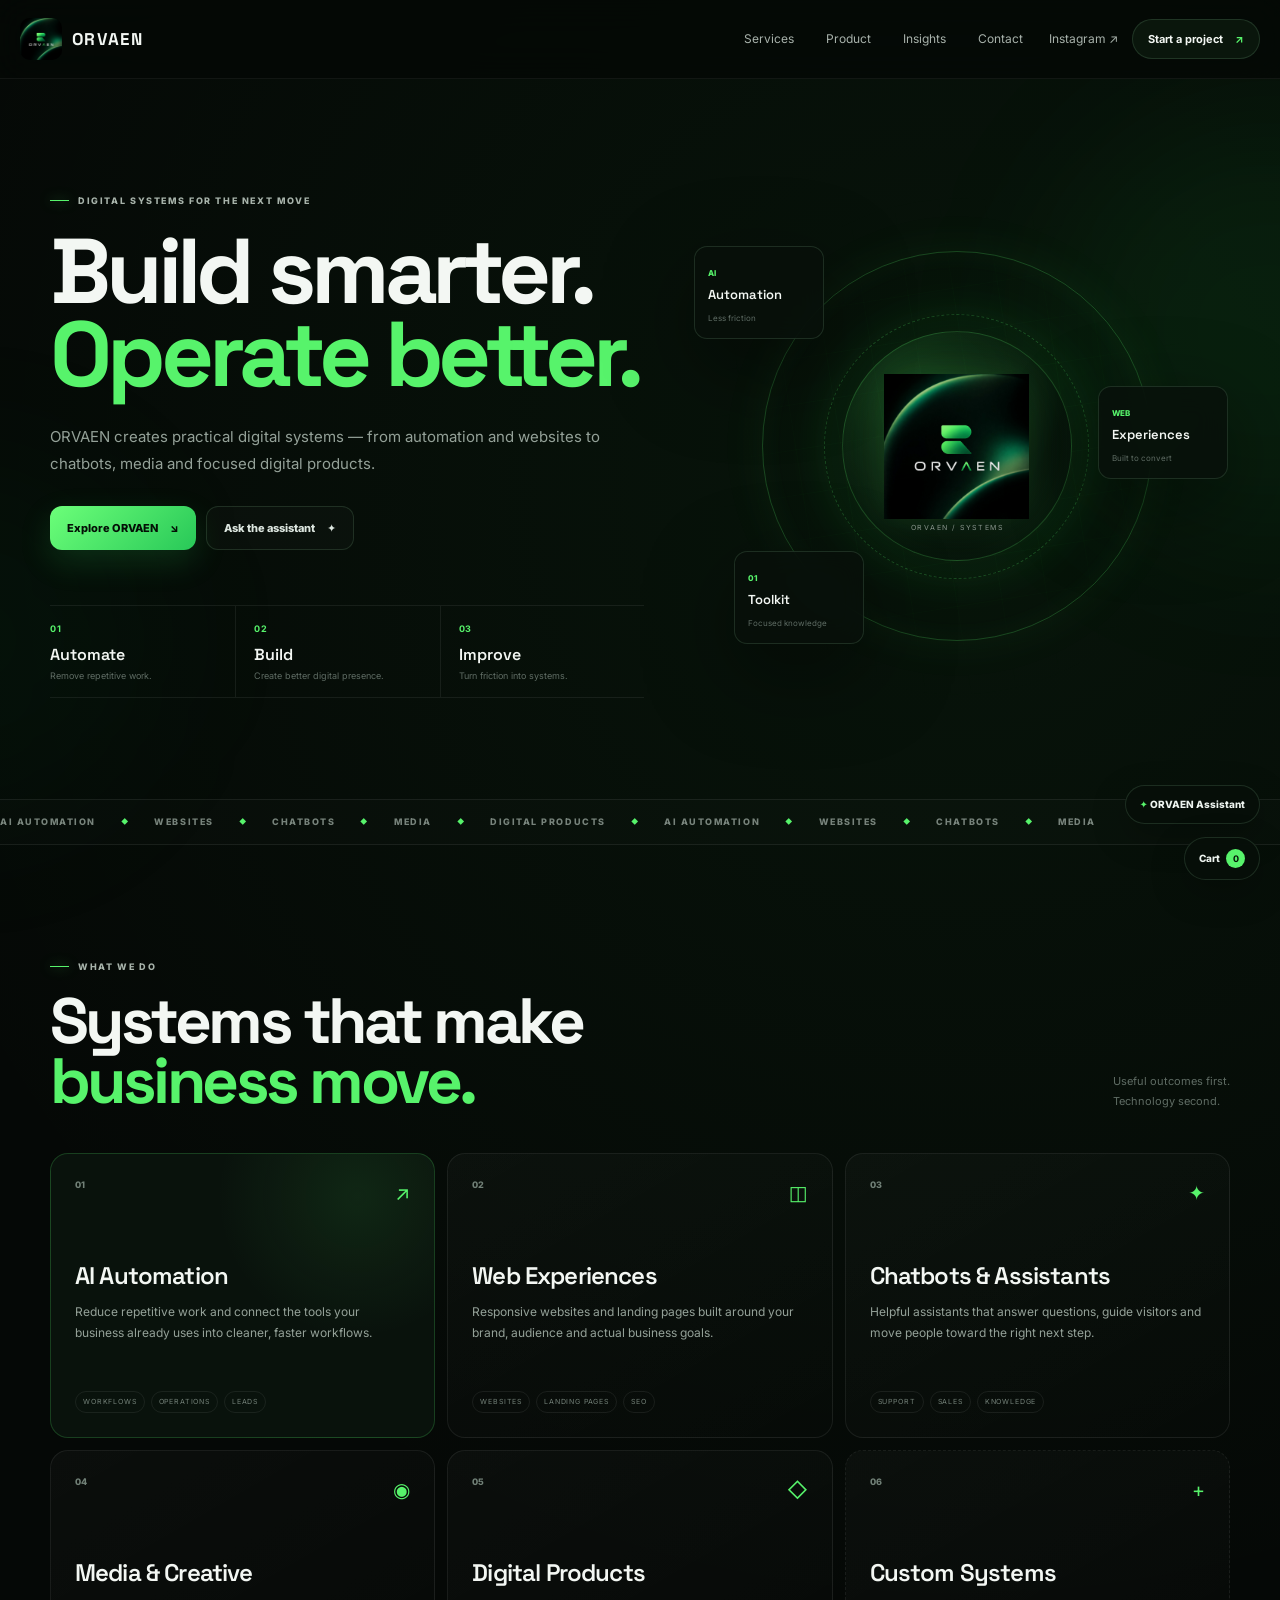
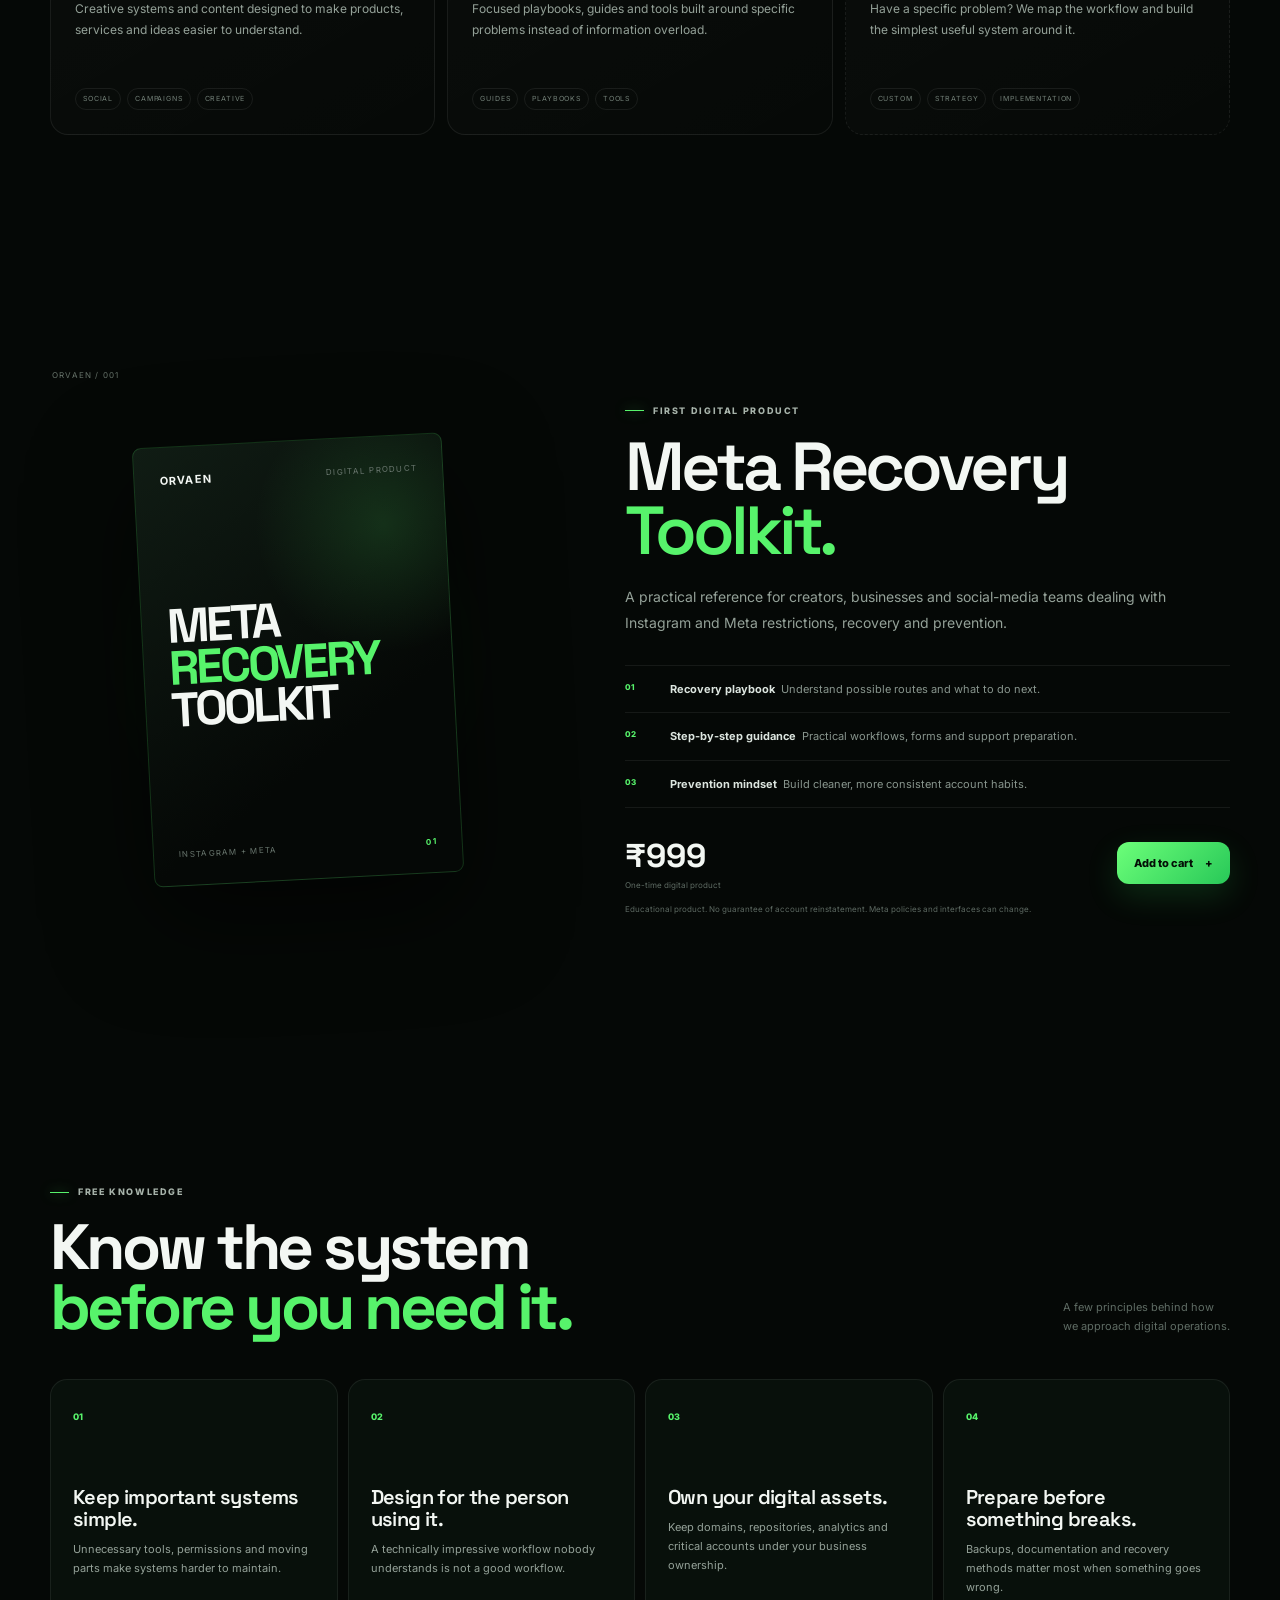
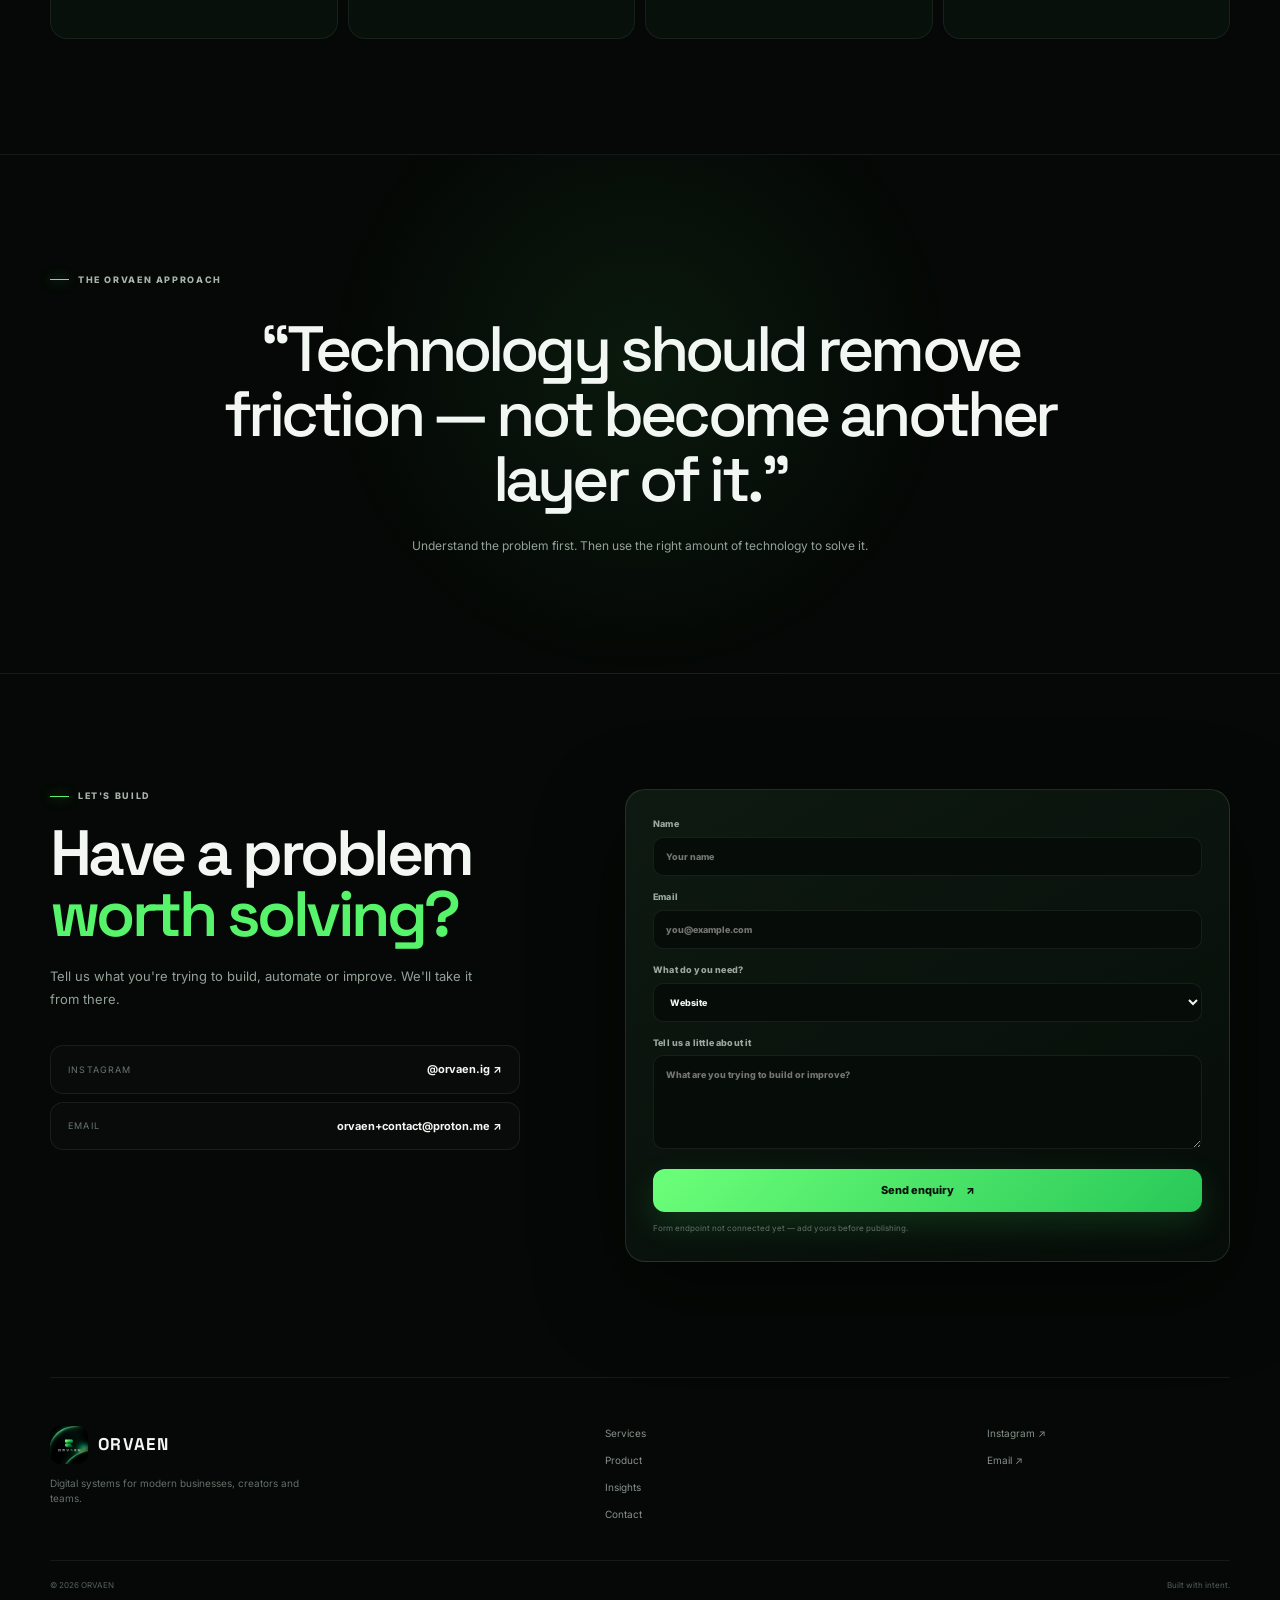
<file: index.html>
<!doctype html>
<html lang="en">
<head>
  <meta charset="utf-8">
  <meta name="viewport" content="width=device-width,initial-scale=1">
  <meta name="theme-color" content="#050806">
  <meta name="description" content="ORVAEN builds practical digital systems for modern businesses, creators and agencies — AI automation, websites, chatbots, media and focused digital products.">
  <meta name="robots" content="index,follow">
  <meta property="og:title" content="ORVAEN — Digital Systems for Modern Businesses">
  <meta property="og:description" content="Automation, websites, chatbots, media and focused digital products by ORVAEN.">
  <meta property="og:type" content="website">
  <meta property="og:url" content="https://orvaengit.github.io/orvaen-website/">
  <meta property="og:image" content="assets/orvaen-logo.png">
  <title>ORVAEN — Digital Systems</title>
  <link rel="icon" type="image/png" href="assets/orvaen-logo.png">
  <link rel="preconnect" href="https://fonts.googleapis.com">
  <link rel="preconnect" href="https://fonts.gstatic.com" crossorigin>
  <link href="https://fonts.googleapis.com/css2?family=Inter:wght@400;500;600;700;800&family=Space+Grotesk:wght@500;600;700&display=swap" rel="stylesheet">
  <link rel="stylesheet" href="styles.css">
  <script type="application/ld+json">
  {"@context":"https://schema.org","@type":"Organization","name":"ORVAEN","email":"orvaen+contact@proton.me","url":"https://orvaengit.github.io/orvaen-website/","sameAs":["https://www.instagram.com/orvaen.ig/"],"description":"Digital systems, AI automation, websites, chatbots, media and digital products for modern businesses and creators."}
  </script>
</head>
<body>
  <div class="ambient ambient-one" aria-hidden="true"></div>
  <div class="ambient ambient-two" aria-hidden="true"></div>

  <header class="site-header" id="top">
    <div class="header-inner">
      <a class="brand" href="#top" aria-label="ORVAEN home">
        <img src="assets/orvaen-logo.png" alt="ORVAEN logo" width="54" height="54">
        <span>ORVAEN</span>
      </a>
      <nav class="desktop-nav" aria-label="Primary navigation">
        <a href="#services">Services</a>
        <a href="#product">Product</a>
        <a href="#learn">Insights</a>
        <a href="#contact">Contact</a>
      </nav>
      <div class="header-actions">
        <a class="social-link" href="https://www.instagram.com/orvaen.ig/" target="_blank" rel="noopener" aria-label="ORVAEN on Instagram">Instagram ↗</a>
        <a class="header-cta" href="#contact">Start a project <span>↗</span></a>
        <button class="menu-toggle" id="menuToggle" aria-label="Open navigation" aria-expanded="false" aria-controls="mobileNav"><span></span><span></span><span></span></button>
      </div>
    </div>
    <nav class="mobile-nav" id="mobileNav" aria-label="Mobile navigation">
      <a href="#services">Services <span>01</span></a>
      <a href="#product">Product <span>02</span></a>
      <a href="#learn">Insights <span>03</span></a>
      <a href="#contact">Contact <span>04</span></a>
      <div class="mobile-nav-links">
        <a href="https://www.instagram.com/orvaen.ig/" target="_blank" rel="noopener">Instagram ↗</a>
        <a href="mailto:orvaen+contact@proton.me">Email ↗</a>
      </div>
    </nav>
  </header>

  <main>
    <section class="hero wrap reveal">
      <div class="hero-copy">
        <div class="eyebrow"><i></i> DIGITAL SYSTEMS FOR THE NEXT MOVE</div>
        <h1>Build smarter.<br><em>Operate better.</em></h1>
        <p class="hero-text">ORVAEN creates practical digital systems — from automation and websites to chatbots, media and focused digital products.</p>
        <div class="hero-buttons">
          <a class="button button-primary" href="#services">Explore ORVAEN <span>↘</span></a>
          <button class="button button-secondary" type="button" data-open-chat>Ask the assistant <span>✦</span></button>
        </div>
        <div class="hero-proof">
          <div><strong>01</strong><span>Automate</span><small>Remove repetitive work.</small></div>
          <div><strong>02</strong><span>Build</span><small>Create better digital presence.</small></div>
          <div><strong>03</strong><span>Improve</span><small>Turn friction into systems.</small></div>
        </div>
      </div>
      <div class="hero-visual" aria-hidden="true">
        <div class="visual-grid"></div>
        <div class="orb orb-large"></div>
        <div class="orb orb-small"></div>
        <div class="visual-core">
          <img src="assets/orvaen-logo.png" alt="" width="170" height="170">
          <span>ORVAEN / SYSTEMS</span>
        </div>
        <div class="floating-card card-one"><span>AI</span><b>Automation</b><small>Less friction</small></div>
        <div class="floating-card card-two"><span>WEB</span><b>Experiences</b><small>Built to convert</small></div>
        <div class="floating-card card-three"><span>01</span><b>Toolkit</b><small>Focused knowledge</small></div>
      </div>
    </section>

    <div class="ticker" aria-label="ORVAEN capabilities">
      <div class="ticker-track"><span>AI AUTOMATION</span><b>◆</b><span>WEBSITES</span><b>◆</b><span>CHATBOTS</span><b>◆</b><span>MEDIA</span><b>◆</b><span>DIGITAL PRODUCTS</span><b>◆</b><span>AI AUTOMATION</span><b>◆</b><span>WEBSITES</span><b>◆</b><span>CHATBOTS</span><b>◆</b><span>MEDIA</span></div>
    </div>

    <section id="services" class="wrap section reveal">
      <div class="section-heading">
        <div><div class="eyebrow"><i></i> WHAT WE DO</div><h2>Systems that make<br><em>business move.</em></h2></div>
        <p>Useful outcomes first.<br>Technology second.</p>
      </div>
      <div class="service-grid">
        <article class="service-card service-featured"><div class="service-top"><small>01</small><span>↗</span></div><h3>AI Automation</h3><p>Reduce repetitive work and connect the tools your business already uses into cleaner, faster workflows.</p><div class="service-tags"><span>WORKFLOWS</span><span>OPERATIONS</span><span>LEADS</span></div></article>
        <article class="service-card"><div class="service-top"><small>02</small><span>◫</span></div><h3>Web Experiences</h3><p>Responsive websites and landing pages built around your brand, audience and actual business goals.</p><div class="service-tags"><span>WEBSITES</span><span>LANDING PAGES</span><span>SEO</span></div></article>
        <article class="service-card"><div class="service-top"><small>03</small><span>✦</span></div><h3>Chatbots & Assistants</h3><p>Helpful assistants that answer questions, guide visitors and move people toward the right next step.</p><div class="service-tags"><span>SUPPORT</span><span>SALES</span><span>KNOWLEDGE</span></div></article>
        <article class="service-card"><div class="service-top"><small>04</small><span>◉</span></div><h3>Media & Creative</h3><p>Creative systems and content designed to make products, services and ideas easier to understand.</p><div class="service-tags"><span>SOCIAL</span><span>CAMPAIGNS</span><span>CREATIVE</span></div></article>
        <article class="service-card"><div class="service-top"><small>05</small><span>◇</span></div><h3>Digital Products</h3><p>Focused playbooks, guides and tools built around specific problems instead of information overload.</p><div class="service-tags"><span>GUIDES</span><span>PLAYBOOKS</span><span>TOOLS</span></div></article>
        <article class="service-card service-outline"><div class="service-top"><small>06</small><span>+</span></div><h3>Custom Systems</h3><p>Have a specific problem? We map the workflow and build the simplest useful system around it.</p><div class="service-tags"><span>CUSTOM</span><span>STRATEGY</span><span>IMPLEMENTATION</span></div></article>
      </div>
    </section>

    <section id="product" class="wrap section product-section reveal">
      <div class="product-cover-wrap">
        <div class="product-index">ORVAEN / 001</div>
        <div class="product-cover">
          <div class="cover-top"><b>ORVAEN</b><span>DIGITAL PRODUCT</span></div>
          <div class="cover-title">META<br><em>RECOVERY</em><br>TOOLKIT</div>
          <div class="cover-bottom"><span>INSTAGRAM + META</span><b>01</b></div>
        </div>
        <div class="cover-glow"></div>
      </div>
      <div class="product-copy">
        <div class="eyebrow"><i></i> FIRST DIGITAL PRODUCT</div>
        <h2>Meta Recovery<br><em>Toolkit.</em></h2>
        <p class="lead">A practical reference for creators, businesses and social-media teams dealing with Instagram and Meta restrictions, recovery and prevention.</p>
        <div class="product-points">
          <div><span>01</span><p><b>Recovery playbook</b>Understand possible routes and what to do next.</p></div>
          <div><span>02</span><p><b>Step-by-step guidance</b>Practical workflows, forms and support preparation.</p></div>
          <div><span>03</span><p><b>Prevention mindset</b>Build cleaner, more consistent account habits.</p></div>
        </div>
        <div class="product-buy"><div><strong>₹999</strong><small>One-time digital product</small></div><button class="button button-primary add-to-cart" data-name="Meta Recovery Toolkit" data-price="999">Add to cart <span>+</span></button></div>
        <small class="disclaimer">Educational product. No guarantee of account reinstatement. Meta policies and interfaces can change.</small>
      </div>
    </section>

    <section id="learn" class="wrap section reveal">
      <div class="section-heading">
        <div><div class="eyebrow"><i></i> FREE KNOWLEDGE</div><h2>Know the system<br><em>before you need it.</em></h2></div>
        <p>A few principles behind how<br>we approach digital operations.</p>
      </div>
      <div class="insight-grid">
        <article><span>01</span><h3>Keep important systems simple.</h3><p>Unnecessary tools, permissions and moving parts make systems harder to maintain.</p></article>
        <article><span>02</span><h3>Design for the person using it.</h3><p>A technically impressive workflow nobody understands is not a good workflow.</p></article>
        <article><span>03</span><h3>Own your digital assets.</h3><p>Keep domains, repositories, analytics and critical accounts under your business ownership.</p></article>
        <article><span>04</span><h3>Prepare before something breaks.</h3><p>Backups, documentation and recovery methods matter most when something goes wrong.</p></article>
      </div>
    </section>

    <section class="manifesto reveal">
      <div class="wrap manifesto-inner">
        <div class="eyebrow"><i></i> THE ORVAEN APPROACH</div>
        <blockquote>“Technology should remove friction — not become another layer of it.”</blockquote>
        <p>Understand the problem first. Then use the right amount of technology to solve it.</p>
      </div>
    </section>

    <section id="contact" class="wrap section contact-section reveal">
      <div class="contact-copy">
        <div class="eyebrow"><i></i> LET'S BUILD</div>
        <h2>Have a problem<br><em>worth solving?</em></h2>
        <p>Tell us what you're trying to build, automate or improve. We'll take it from there.</p>
        <div class="contact-buttons">
          <a class="contact-pill" href="https://www.instagram.com/orvaen.ig/" target="_blank" rel="noopener"><span>Instagram</span><b>@orvaen.ig ↗</b></a>
          <a class="contact-pill" href="mailto:orvaen+contact@proton.me"><span>Email</span><b>orvaen+contact@proton.me ↗</b></a>
        </div>
      </div>
      <!-- Replace this action with your final form endpoint when ready. -->
      <form class="contact-form" id="contactForm" action="https://formsubmit.co/orvaen+enquiry@proton.me" method="POST">
        <input type="hidden" name="_subject" value="New ORVAEN website enquiry">
        <label>Name<input required name="name" autocomplete="name" placeholder="Your name"></label>
        <label>Email<input required type="email" name="email" autocomplete="email" placeholder="you@example.com"></label>
        <label>What do you need?<select name="service"><option>Website</option><option>AI Automation</option><option>Chatbot</option><option>Media / Creative</option><option>Digital Product</option><option>Custom System</option></select></label>
        <label>Tell us a little about it<textarea required name="message" rows="5" placeholder="What are you trying to build or improve?"></textarea></label>
        <button class="button button-primary" type="submit">Send enquiry <span>↗</span></button>
        <p class="form-status" id="formStatus" aria-live="polite">Form endpoint not connected yet — add yours before publishing.</p>
      </form>
    </section>
  </main>

  <footer class="site-footer wrap">
    <div class="footer-main">
      <div><a class="brand footer-brand" href="#top"><img src="assets/orvaen-logo.png" alt="ORVAEN logo" width="54" height="54"><span>ORVAEN</span></a><p>Digital systems for modern businesses, creators and teams.</p></div>
      <div class="footer-links"><a href="#services">Services</a><a href="#product">Product</a><a href="#learn">Insights</a><a href="#contact">Contact</a></div>
      <div class="footer-social"><a href="https://www.instagram.com/orvaen.ig/" target="_blank" rel="noopener">Instagram ↗</a><a href="mailto:orvaen+contact@proton.me">Email ↗</a></div>
    </div>
    <div class="footer-bottom"><small>© <span id="year"></span> ORVAEN</small><small>Built with intent.</small></div>
  </footer>

  <div class="cart" id="cart">
    <button class="cart-trigger" id="cartBtn" type="button" aria-expanded="false">Cart <b id="count">0</b></button>
    <div class="cart-box" id="cartBox" aria-hidden="true">
      <div class="cart-head"><b>Your cart</b><button id="cartClose" type="button" aria-label="Close cart">×</button></div>
      <div id="cartItems"><p>Your cart is empty.</p></div>
      <div class="cart-total"><span>Total</span><b id="total">₹0</b></div>
      <button class="button button-primary full" id="checkout" type="button" disabled>Continue to checkout</button>
    </div>
  </div>

  <div class="modal" id="checkoutModal" aria-hidden="true">
    <div class="modal-box" role="dialog" aria-modal="true" aria-labelledby="checkoutTitle">
      <button class="modal-close" id="modalClose" type="button" aria-label="Close checkout">×</button>
      <div class="eyebrow"><i></i> CHECKOUT</div>
      <h2 id="checkoutTitle">Get your <em>product.</em></h2>
      <p id="summary"></p>
      <!-- Replace this action with the same/final endpoint you use for product leads. -->
      <form id="checkoutForm" action="https://formsubmit.co/orvaen+products@proton.me" method="POST">
        <input type="hidden" name="product" id="productField">
        <input type="hidden" name="amount" id="amountField">
        <label>Full name<input required name="name" autocomplete="name" placeholder="Your name"></label>
        <label>Email<input required type="email" name="email" autocomplete="email" placeholder="Where should we send the product?"></label>
        <label>WhatsApp / phone<input required name="phone" autocomplete="tel" placeholder="+91 ..."></label>
        <label>Anything we should know?<textarea name="notes" rows="3" placeholder="Optional"></textarea></label>
        <button class="button button-primary full" type="submit">Submit order request — ₹<span id="amountText">999</span></button>
        <small class="disclaimer">We'll receive your details by email and contact you with payment and delivery instructions.</small>
      </form>
    </div>
  </div>

  <div class="assistant" id="assistant">
    <button class="chat-trigger" id="chatBtn" type="button" aria-expanded="false"><span>✦</span> ORVAEN Assistant</button>
    <div class="chat-box" id="chatBox" aria-hidden="true">
      <div class="chat-head"><div><b>ORVAEN Assistant</b><small>Business guide · no API</small></div><button id="chatClose" type="button" aria-label="Close assistant">×</button></div>
      <div class="messages" id="messages" aria-live="polite"><div class="msg bot">Hey — I'm the ORVAEN Assistant. Ask what we do, how we can help your business, or ask about the Meta Recovery Toolkit.</div></div>
      <div class="quick-prompts"><button type="button">What does ORVAEN do?</button><button type="button">How can you help agencies?</button><button type="button">Tell me about the Toolkit</button><button type="button">How do I contact you?</button></div>
      <form class="chat-form" id="chatForm"><input id="chatInput" autocomplete="off" placeholder="Ask ORVAEN..." aria-label="Ask ORVAEN Assistant"><button type="submit" aria-label="Send">↗</button></form>
    </div>
  </div>

  <script src="script.js" defer></script>
</body>
</html>
</file>
<file: styles.css>
:root{--bg:#050806;--panel:#09110c;--panel-2:#0c160f;--text:#f3f7f3;--muted:#94a198;--dim:#5f6c64;--green:#57f36b;--green-2:#2bd85c;--line:rgba(174,255,190,.13);--line-soft:rgba(255,255,255,.07);--shadow:0 28px 90px rgba(0,0,0,.48);--radius:22px}*{box-sizing:border-box}html{scroll-behavior:smooth}body{margin:0;background:radial-gradient(circle at 75% 10%,rgba(53,236,88,.055),transparent 26%),var(--bg);color:var(--text);font-family:Inter,system-ui,sans-serif;line-height:1.5;overflow-x:hidden}body:before{content:"";position:fixed;inset:0;pointer-events:none;opacity:.18;background-image:linear-gradient(rgba(255,255,255,.018) 1px,transparent 1px),linear-gradient(90deg,rgba(255,255,255,.018) 1px,transparent 1px);background-size:72px 72px;mask-image:linear-gradient(to bottom,#000,transparent 75%);z-index:-2}.ambient{position:fixed;border-radius:50%;filter:blur(80px);pointer-events:none;z-index:-1}.ambient-one{width:440px;height:440px;right:-210px;top:110px;background:rgba(42,242,89,.06)}.ambient-two{width:360px;height:360px;left:-210px;bottom:80px;background:rgba(0,185,75,.045)}a{color:inherit;text-decoration:none}button,input,textarea,select{font:inherit}button{cursor:pointer}.wrap{width:min(1180px,calc(100% - 48px));margin-inline:auto}.site-header{position:sticky;top:0;z-index:100;border-bottom:1px solid rgba(255,255,255,.055);background:rgba(5,8,6,.78);backdrop-filter:blur(18px)}.header-inner{width:min(1240px,calc(100% - 36px));min-height:78px;margin:auto;display:flex;align-items:center;justify-content:space-between;gap:26px}.brand{display:flex;align-items:center;gap:10px;font:700 17px/1 "Space Grotesk",sans-serif;letter-spacing:.08em}.brand img{width:42px;height:42px;object-fit:contain;border-radius:10px}.desktop-nav{display:flex;gap:32px;margin-left:auto}.desktop-nav a,.social-link{font-size:12px;color:#a8b2ab;transition:color .2s}.desktop-nav a:hover,.social-link:hover{color:var(--green)}.header-actions{display:flex;align-items:center;gap:14px}.header-cta{display:inline-flex;gap:12px;align-items:center;padding:11px 15px;border:1px solid var(--line);border-radius:999px;font-size:11px;font-weight:700;background:rgba(17,35,21,.55)}.header-cta span{color:var(--green)}.menu-toggle{display:none;width:42px;height:42px;border:1px solid var(--line);border-radius:12px;background:#0a120d;align-items:center;justify-content:center;flex-direction:column;gap:5px}.menu-toggle span{width:17px;height:1.5px;background:#dce8df;transition:.2s}.mobile-nav{display:none;width:min(1180px,calc(100% - 36px));margin:0 auto;padding:0 0 18px}.mobile-nav a{padding:14px 0;border-bottom:1px solid var(--line-soft);font:600 20px "Space Grotesk";display:flex;justify-content:space-between}.mobile-nav a span{font:10px Inter;color:var(--green)}.mobile-nav-links{display:flex;gap:18px;padding-top:16px}.mobile-nav-links a{font:11px Inter;border:0;padding:0;color:#9ba69f}.hero{min-height:720px;padding-top:76px;padding-bottom:62px;display:grid;grid-template-columns:1fr .92fr;align-items:center;gap:40px}.eyebrow{display:flex;align-items:center;gap:9px;color:#a7b3aa;font-size:9px;font-weight:800;letter-spacing:.18em}.eyebrow i{display:block;width:19px;height:1px;background:var(--green);box-shadow:0 0 12px rgba(87,243,107,.65)}h1,h2,h3,p{margin-top:0}h1,h2{font-family:"Space Grotesk",sans-serif;letter-spacing:-.055em}h1{font-size:clamp(56px,7.4vw,92px);line-height:.9;margin:23px 0 27px;max-width:730px}h1 em,h2 em{font-style:normal;color:var(--green)}.hero-text{max-width:580px;color:var(--muted);font-size:15px;line-height:1.8}.hero-buttons{display:flex;gap:10px;flex-wrap:wrap;margin-top:29px}.button{border:0;border-radius:12px;padding:13px 17px;display:inline-flex;justify-content:center;align-items:center;gap:12px;font-size:11px;font-weight:800;transition:transform .22s,box-shadow .22s,border-color .22s,background .22s}.button:hover{transform:translateY(-2px)}.button-primary{background:linear-gradient(135deg,#6cff79,#28c858);color:#041006;box-shadow:0 12px 32px rgba(48,225,91,.16)}.button-primary:hover{box-shadow:0 15px 38px rgba(48,225,91,.26)}.button-secondary{background:rgba(255,255,255,.02);border:1px solid var(--line);color:#dce6df}.hero-proof{display:flex;gap:0;margin-top:55px;max-width:620px;border-top:1px solid var(--line-soft);border-bottom:1px solid var(--line-soft)}.hero-proof div{flex:1;padding:16px 18px 15px 0;border-right:1px solid var(--line-soft);margin-right:18px}.hero-proof div:last-child{border-right:0;margin-right:0}.hero-proof strong{display:block;color:var(--green);font-size:9px;letter-spacing:.1em;margin-bottom:8px}.hero-proof span{display:block;font:600 16px "Space Grotesk"}.hero-proof small{display:block;color:var(--dim);font-size:9px;margin-top:4px}.hero-visual{height:540px;position:relative;display:grid;place-items:center}.visual-grid{position:absolute;width:92%;height:92%;border:1px solid rgba(87,243,107,.08);border-radius:50%;background-image:linear-gradient(rgba(87,243,107,.045) 1px,transparent 1px),linear-gradient(90deg,rgba(87,243,107,.045) 1px,transparent 1px);background-size:45px 45px;mask-image:radial-gradient(circle,#000 10%,transparent 72%);transform:rotate(-9deg)}.orb{position:absolute;border-radius:50%;border:1px solid rgba(87,243,107,.24);box-shadow:0 0 50px rgba(87,243,107,.06),inset 0 0 35px rgba(87,243,107,.04)}.orb-large{width:390px;height:390px}.orb-small{width:265px;height:265px;border-style:dashed;animation:spin 28s linear infinite}.visual-core{position:relative;width:230px;height:230px;border-radius:50%;display:grid;place-items:center;background:radial-gradient(circle at 35% 30%,rgba(89,255,111,.16),rgba(6,14,9,.94) 63%);border:1px solid rgba(87,243,107,.24);box-shadow:0 0 80px rgba(49,234,89,.1),inset 0 0 55px rgba(74,239,101,.07);z-index:2}.visual-core img{width:145px;height:145px;object-fit:contain;filter:drop-shadow(0 0 22px rgba(87,243,107,.18));opacity:.96}.visual-core span{position:absolute;bottom:27px;font-size:7px;letter-spacing:.22em;color:#89968d}.floating-card{position:absolute;z-index:4;padding:11px 13px;min-width:130px;background:rgba(8,16,11,.8);border:1px solid var(--line);border-radius:13px;backdrop-filter:blur(14px);box-shadow:var(--shadow)}.floating-card span{font-size:8px;color:var(--green);font-weight:800}.floating-card b{display:block;font:600 13px "Space Grotesk";margin-top:4px}.floating-card small{font-size:8px;color:var(--dim)}.card-one{top:70px;left:10px}.card-two{right:2px;top:210px}.card-three{left:50px;bottom:72px}.ticker{overflow:hidden;border-top:1px solid var(--line-soft);border-bottom:1px solid var(--line-soft);background:rgba(255,255,255,.012)}.ticker-track{width:max-content;display:flex;gap:25px;align-items:center;padding:15px 0;font-size:9px;font-weight:800;letter-spacing:.17em;color:#77837b;animation:ticker 26s linear infinite}.ticker b{color:var(--green);font-size:7px}.section{padding-top:115px;padding-bottom:115px}.section-heading{display:flex;justify-content:space-between;align-items:end;gap:40px;margin-bottom:42px}.section-heading h2{font-size:clamp(43px,5vw,65px);line-height:.94;margin:18px 0 0}.section-heading>p{font-size:11px;color:var(--dim);line-height:1.8;margin:0}.service-grid{display:grid;grid-template-columns:repeat(3,1fr);gap:12px}.service-card{min-height:285px;padding:24px;border:1px solid var(--line-soft);border-radius:18px;background:linear-gradient(150deg,rgba(255,255,255,.028),rgba(255,255,255,.009));display:flex;flex-direction:column;transition:transform .25s,border-color .25s,background .25s}.service-card:hover{transform:translateY(-5px);border-color:rgba(87,243,107,.28);background:linear-gradient(150deg,rgba(87,243,107,.05),rgba(255,255,255,.008))}.service-featured{border-color:rgba(87,243,107,.2);background:radial-gradient(circle at 80% 15%,rgba(87,243,107,.09),transparent 36%),#09120c}.service-outline{border-style:dashed}.service-top{display:flex;justify-content:space-between;color:var(--green);font-size:20px}.service-top small{font-size:9px;color:#718077;font-weight:800}.service-card h3{font:600 24px "Space Grotesk";letter-spacing:-.035em;margin:52px 0 10px}.service-card p{color:var(--muted);font-size:12px;line-height:1.75;margin-bottom:auto}.service-tags{display:flex;flex-wrap:wrap;gap:6px;margin-top:22px}.service-tags span{font-size:7px;letter-spacing:.12em;color:#738078;border:1px solid var(--line-soft);border-radius:999px;padding:5px 7px}.product-section{display:grid;grid-template-columns:.9fr 1.1fr;gap:80px;align-items:center}.product-cover-wrap{min-height:590px;position:relative;display:grid;place-items:center}.product-index{position:absolute;left:2px;top:4px;color:#67736a;font-size:8px;letter-spacing:.15em}.product-cover{position:relative;width:310px;height:440px;padding:25px;background:linear-gradient(145deg,#101c14,#050806 67%);border:1px solid rgba(87,243,107,.18);border-radius:9px;box-shadow:0 35px 100px rgba(0,0,0,.58);display:flex;flex-direction:column;justify-content:space-between;transform:rotate(-3deg);z-index:2;overflow:hidden}.product-cover:after{content:"";position:absolute;inset:0;background:radial-gradient(circle at 80% 20%,rgba(87,243,107,.14),transparent 30%);pointer-events:none}.cover-top,.cover-bottom{display:flex;justify-content:space-between;align-items:center;font-size:8px;letter-spacing:.16em;position:relative;z-index:1}.cover-top b{font-size:11px}.cover-top span,.cover-bottom span{color:#68756d}.cover-title{font:700 48px/.88 "Space Grotesk";letter-spacing:-.065em;position:relative;z-index:1}.cover-title em{font-style:normal;color:var(--green)}.cover-bottom b{color:var(--green)}.cover-glow{position:absolute;width:250px;height:250px;border-radius:50%;background:rgba(49,231,83,.09);filter:blur(50px)}.product-copy h2{font:600 clamp(47px,5.4vw,68px)/.93 "Space Grotesk";letter-spacing:-.06em;margin:18px 0 22px}.lead{max-width:650px;color:var(--muted);font-size:14px;line-height:1.85}.product-points{margin:29px 0 27px;border-top:1px solid var(--line-soft)}.product-points>div{display:grid;grid-template-columns:35px 1fr;gap:10px;padding:15px 0;border-bottom:1px solid var(--line-soft)}.product-points span{color:var(--green);font-size:8px;font-weight:800}.product-points p{margin:0;color:#88958d;font-size:11px}.product-points b{color:#dce5df;margin-right:6px}.product-buy{display:flex;align-items:center;justify-content:space-between;gap:18px}.product-buy strong{font:700 33px "Space Grotesk"}.product-buy small{display:block;color:var(--dim);font-size:8px;margin-top:2px}.disclaimer{display:block;color:#5e6a63;font-size:8px;margin-top:12px;line-height:1.7}.insight-grid{display:grid;grid-template-columns:repeat(4,1fr);gap:10px}.insight-grid article{min-height:260px;padding:22px;border:1px solid var(--line-soft);border-radius:17px;background:#08100b}.insight-grid article>span{font-size:9px;color:var(--green);font-weight:800}.insight-grid h3{font:600 20px/1.1 "Space Grotesk";margin:60px 0 10px;letter-spacing:-.03em}.insight-grid p{color:var(--muted);font-size:11px;line-height:1.7}.manifesto{border-top:1px solid var(--line-soft);border-bottom:1px solid var(--line-soft);background:radial-gradient(circle at 50% 40%,rgba(87,243,107,.075),transparent 44%);padding:118px 0}.manifesto-inner{text-align:center}.manifesto blockquote{font:500 clamp(36px,5vw,66px)/1.02 "Space Grotesk";letter-spacing:-.06em;max-width:900px;margin:30px auto 25px}.manifesto p{color:var(--muted);font-size:12px;max-width:520px;margin:auto}.contact-section{display:grid;grid-template-columns:.9fr 1.1fr;gap:80px;align-items:start}.contact-copy h2{font:600 clamp(46px,5vw,65px)/.95 "Space Grotesk";margin:20px 0}.contact-copy>p{color:var(--muted);font-size:13px;line-height:1.8;max-width:440px}.contact-buttons{margin-top:34px;display:grid;gap:8px;max-width:470px}.contact-pill{display:flex;justify-content:space-between;gap:15px;align-items:center;padding:15px 17px;border:1px solid var(--line-soft);border-radius:13px;background:rgba(255,255,255,.015);transition:border-color .2s,transform .2s}.contact-pill:hover{border-color:rgba(87,243,107,.25);transform:translateX(3px)}.contact-pill span{color:#69766d;font-size:9px;text-transform:uppercase;letter-spacing:.13em}.contact-pill b{font-size:11px}.contact-form,.modal-box{padding:27px;border:1px solid var(--line);border-radius:20px;background:linear-gradient(150deg,rgba(14,27,18,.95),rgba(7,13,9,.95));box-shadow:var(--shadow)}.contact-form label,.modal-box label{display:block;color:#9ca9a0;font-size:9px;font-weight:800;margin-bottom:14px;letter-spacing:.02em}.contact-form input,.contact-form textarea,.contact-form select,.modal-box input,.modal-box textarea{width:100%;margin-top:6px;border:1px solid var(--line-soft);border-radius:10px;background:#060d08;color:#eff5f0;padding:12px;outline:0;resize:vertical}.contact-form input:focus,.contact-form textarea:focus,.contact-form select:focus,.modal-box input:focus,.modal-box textarea:focus{border-color:rgba(87,243,107,.45);box-shadow:0 0 0 3px rgba(87,243,107,.05)}.contact-form .button{width:100%;margin-top:3px}.form-status{font-size:8px!important;color:#657168!important;margin:10px 0 0!important}.site-footer{padding-top:48px;padding-bottom:25px;border-top:1px solid var(--line-soft)}.footer-main{display:grid;grid-template-columns:1.5fr 1fr .7fr;gap:35px;padding-bottom:38px}.footer-brand img{width:38px;height:38px}.footer-main p{color:#647069;font-size:10px;max-width:250px;margin:12px 0 0}.footer-links,.footer-social{display:flex;flex-direction:column;gap:12px}.footer-links a,.footer-social a{font-size:10px;color:#86928a}.footer-links a:hover,.footer-social a:hover{color:var(--green)}.footer-bottom{border-top:1px solid var(--line-soft);padding-top:18px;display:flex;justify-content:space-between;color:#56625a}.footer-bottom small{font-size:8px}.cart{position:fixed;right:20px;bottom:20px;z-index:110}.cart-trigger,.chat-trigger{border:1px solid var(--line);background:rgba(7,15,9,.92);color:#edf4ef;border-radius:999px;padding:11px 14px;font-size:10px;font-weight:800;box-shadow:0 12px 35px rgba(0,0,0,.25);backdrop-filter:blur(12px)}.cart-trigger b{display:inline-grid;place-items:center;min-width:19px;height:19px;padding:0 5px;border-radius:50%;background:var(--green);color:#041006;margin-left:4px;font-size:9px}.cart-box{display:none;position:absolute;right:0;bottom:52px;width:340px;padding:17px;border:1px solid var(--line);border-radius:17px;background:#08110b;box-shadow:var(--shadow)}.cart.open .cart-box{display:block}.cart-head{display:flex;justify-content:space-between;align-items:center}.cart-head button,.modal-close,.chat-head button{border:0;background:transparent;color:#829087;font-size:22px}.cart-item{font-size:11px;color:#a0aca4;padding:14px 0}.remove-item{float:right;border:0;background:none;color:#7e8a82}.cart-total{display:flex;justify-content:space-between;border-top:1px solid var(--line-soft);padding-top:13px;margin-top:8px;margin-bottom:13px;font-size:11px}.cart-total b{font:700 18px "Space Grotesk"}.full{width:100%}.modal{display:none;position:fixed;inset:0;z-index:120;padding:18px;background:rgba(0,0,0,.75);backdrop-filter:blur(10px);place-items:center}.modal.open{display:grid}.modal-box{position:relative;width:min(520px,100%);max-height:92vh;overflow:auto}.modal-box h2{font:600 43px "Space Grotesk";letter-spacing:-.055em;margin:16px 0 8px}.modal-box>p{color:var(--muted);font-size:11px}.assistant{position:fixed;right:20px;bottom:76px;z-index:109}.chat-trigger span{color:var(--green)}.chat-box{display:none;position:absolute;right:0;bottom:51px;width:390px;overflow:hidden;border:1px solid var(--line);border-radius:18px;background:#07100a;box-shadow:var(--shadow)}.assistant.open .chat-box{display:block}.chat-head{display:flex;justify-content:space-between;align-items:center;padding:14px;border-bottom:1px solid var(--line-soft)}.chat-head b{font:600 14px "Space Grotesk"}.chat-head small{display:block;color:#627067;font-size:8px;margin-top:2px}.messages{height:280px;overflow:auto;padding:15px}.msg{max-width:89%;font-size:10px;line-height:1.6;padding:10px 12px;border-radius:12px;margin-bottom:8px}.msg.bot{background:#101a13;color:#cbd5ce}.msg.user{margin-left:auto;background:linear-gradient(135deg,#65f577,#2dc95b);color:#041006}.quick-prompts{display:flex;gap:5px;overflow:auto;padding:0 10px 10px}.quick-prompts button{white-space:nowrap;border:1px solid var(--line);border-radius:999px;background:transparent;color:#98a59c;font-size:8px;padding:7px 9px}.quick-prompts button:hover{border-color:rgba(87,243,107,.35);color:#dbe5df}.chat-form{display:flex;gap:7px;padding:9px;border-top:1px solid var(--line-soft)}.chat-form input{min-width:0;flex:1;margin:0;border:1px solid var(--line-soft);border-radius:10px;background:#050b07;color:#fff;padding:10px;outline:0;font-size:10px}.chat-form button{width:42px;border:0;border-radius:10px;background:var(--green);color:#041006;font-weight:900}@keyframes spin{to{transform:rotate(360deg)}}@keyframes ticker{to{transform:translateX(-50%)}}@keyframes float{50%{transform:translateY(-8px)}}.floating-card{animation:float 5s ease-in-out infinite}.card-two{animation-delay:-1.7s}.card-three{animation-delay:-3.1s}.orb-large{animation:float 7s ease-in-out infinite}.reveal{opacity:0;transform:translateY(18px);transition:opacity .7s ease,transform .7s ease}.reveal.visible{opacity:1;transform:none}@media(max-width:980px){.desktop-nav,.social-link{display:none}.menu-toggle{display:flex}.mobile-nav.open{display:block}.hero{grid-template-columns:1fr;min-height:auto;padding-top:58px}.hero-visual{order:-1;height:390px}.service-grid{grid-template-columns:repeat(2,1fr)}.product-section,.contact-section{grid-template-columns:1fr;gap:45px}.product-cover-wrap{min-height:520px}.insight-grid{grid-template-columns:repeat(2,1fr)}.footer-main{grid-template-columns:1.4fr 1fr 1fr}}@media(max-width:620px){.wrap{width:min(100% - 32px,1180px)}.header-inner{width:min(100% - 24px,1240px);min-height:68px}.header-cta{display:none}.brand span{font-size:15px}.hero{padding-top:44px}.hero h1{font-size:54px}.hero-text{font-size:13px}.hero-proof{margin-top:40px}.hero-proof div{padding-right:10px;margin-right:10px}.hero-proof span{font-size:13px}.hero-proof small{font-size:8px}.hero-visual{height:315px}.orb-large{width:285px;height:285px}.orb-small{width:205px;height:205px}.visual-core{width:175px;height:175px}.visual-core img{width:112px;height:112px}.visual-core span{bottom:19px;font-size:6px}.floating-card{min-width:105px;padding:8px 9px}.floating-card b{font-size:11px}.floating-card small{font-size:7px}.card-one{left:0;top:35px}.card-two{right:0;top:135px}.card-three{left:12px;bottom:25px}.section{padding-top:78px;padding-bottom:78px}.section-heading{display:block;margin-bottom:28px}.section-heading h2{font-size:43px}.section-heading>p{margin-top:15px}.service-grid,.insight-grid{grid-template-columns:1fr}.service-card{min-height:245px}.service-card h3{margin-top:40px}.product-cover-wrap{min-height:450px}.product-cover{width:270px;height:385px}.cover-title{font-size:42px}.product-copy h2{font-size:47px}.product-buy{align-items:flex-end}.product-buy .button{padding:12px}.contact-section{gap:30px}.contact-form,.modal-box{padding:20px}.footer-main{grid-template-columns:1fr 1fr}.footer-social{grid-column:2}.footer-bottom{margin-top:0}.cart{right:10px;bottom:10px}.assistant{right:10px;bottom:62px}.chat-box,.cart-box{width:min(390px,calc(100vw - 20px))}.chat-box{right:0}.modal{padding:10px}.manifesto{padding:85px 0}.manifesto blockquote{font-size:38px}.ticker-track{font-size:8px;gap:18px}}
@media(prefers-reduced-motion:reduce){html{scroll-behavior:auto}.reveal,.reveal.visible{transition:none;opacity:1;transform:none}.ticker-track,.floating-card,.orb-large,.orb-small{animation:none}}
</file>
